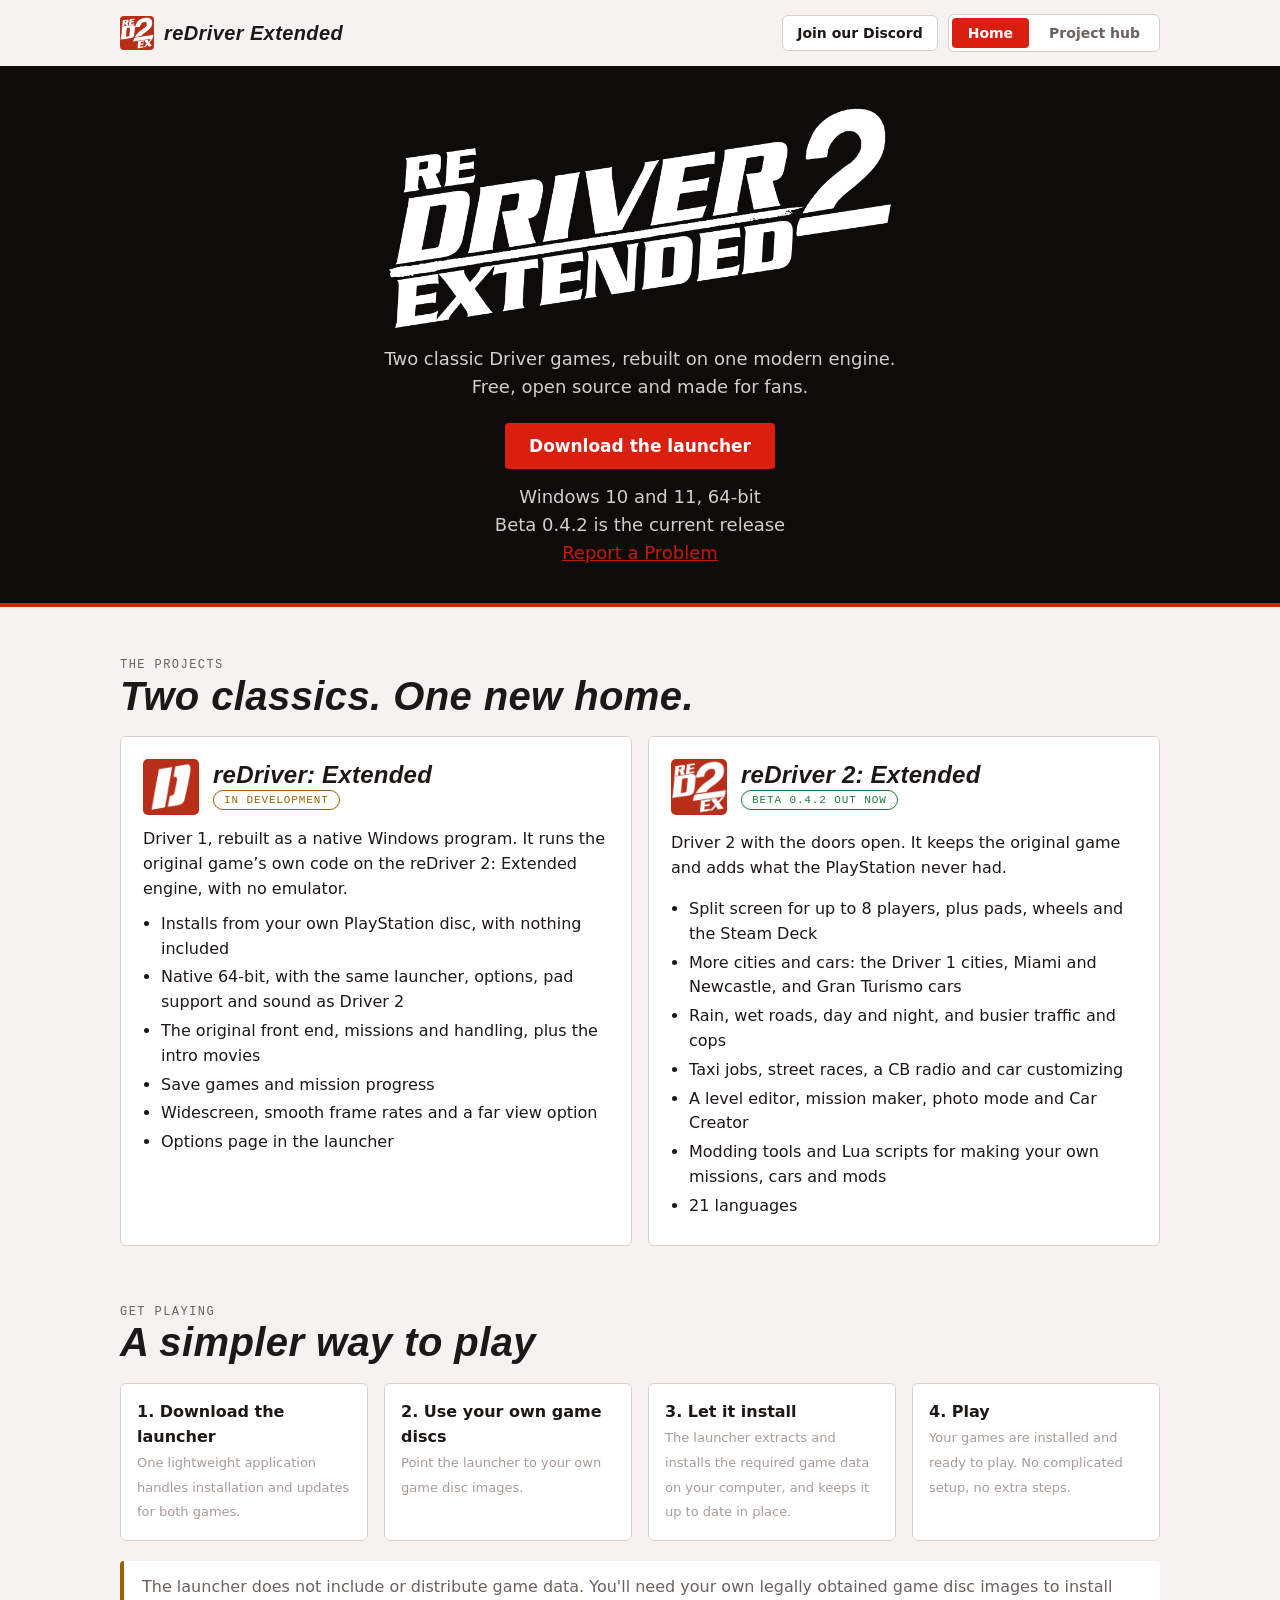
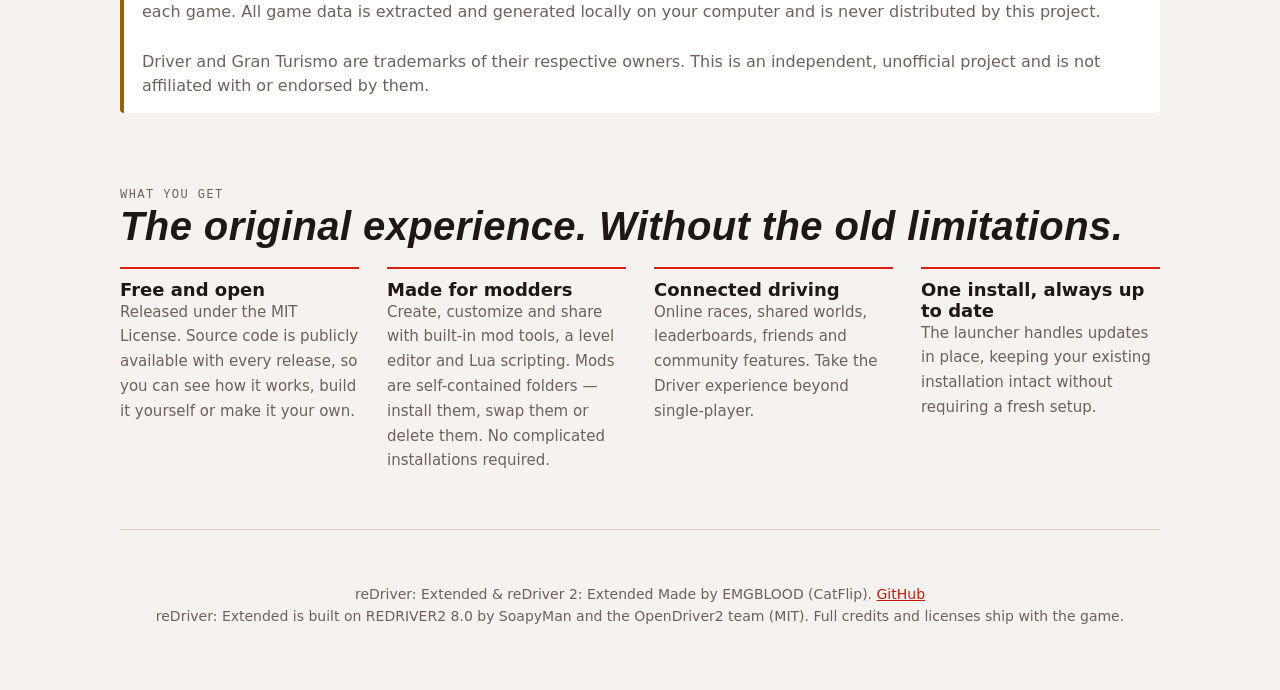
<file: index.html>
<!DOCTYPE html>
<html lang="">
<head>
<meta charset="UTF-8">
<meta name="viewport" content="width=device-width, initial-scale=1.0">
<meta name="generator" content="Silex v3.7.0">
<link rel="stylesheet" href="css/index-local.css" />

<link rel="icon" href="favicon.ico" sizes="any"><link rel="icon" type="image/png" href="favicon.png"><link rel="apple-touch-icon" href="apple-touch-icon.png">
<title>reDriver Extended</title>


</head>
<body id="i3j2"><div class="wrap"><div class="top"><div class="brand"><img alt="" src="[data-uri]"/>reDriver Extended</div><div class="topr"><span aria-disabled="true" class="disc">Join our Discord</span><div class="navlinks"><a href="./index.html" class="on">Home</a><a href="./project-hub.html">Project hub</a></div></div></div></div><section id="ii67f" class="hero"><div class="wrap"><div><img alt="reDriver 2 Extended" id="i7675" src="[data-uri]" class="mark"/><p>Two classic Driver games, rebuilt on one modern engine. Free, open source and made for fans.</p><div class="cta"><a href="https://github.com/EMGBLOOD/red2ex/releases/latest" class="btn">Download the launcher</a></div><p id="ifixt" class="small">Windows 10 and 11, 64-bit<br/>Beta 0.4.2 is the current release<br/><a href="https://github.com/EMGBLOOD/red2ex/issues/new/choose" rel="noopener" target="_blank">Report a Problem</a></p></div></div></section><div class="wrap"><section id="games" class="sec"><span class="lab">The projects</span><h2>Two classics. One new home.</h2><div class="games"><article id="iomwp" class="game"><header><img alt="" src="[data-uri]"/><div><h3>reDriver: Extended</h3><span class="pill dev">In development</span></div></header>Driver 1, rebuilt as a native Windows program. It runs the original game’s own code on the reDriver 2: Extended engine, with no emulator.<ul dir="ltr"><li id="i0tpr">Installs from your own PlayStation disc, with nothing included</li><li>Native 64-bit, with the same launcher, options, pad support and sound as Driver 2</li><li>The original front end, missions and handling, plus the intro movies</li><li>Save games and mission progress</li><li>Widescreen, smooth frame rates and a far view option</li><li>Options page in the launcher</li></ul></article><article class="game"><header><img alt="" src="[data-uri]"/><div><h3>reDriver 2: Extended</h3><span class="pill live">Beta 0.4.2 out now</span></div></header><p>Driver 2 with the doors open. It keeps the original game and adds what the PlayStation never had.</p><ul><li>Split screen for up to 8 players, plus pads, wheels and the Steam Deck</li><li>More cities and cars: the Driver 1 cities, Miami and Newcastle, and Gran Turismo cars</li><li>Rain, wet roads, day and night, and busier traffic and cops</li><li>Taxi jobs, street races, a CB radio and car customizing</li><li>A level editor, mission maker, photo mode and Car Creator</li><li>Modding tools and Lua scripts for making your own missions, cars and mods</li><li>21 languages</li></ul></article></div></section><section class="sec"><span class="lab">Get playing</span><h2><strong>A simpler way to play</strong></h2><div class="steps"><div><b>1. Download the launcher</b><br/><span class="small">One lightweight application handles installation and updates for both games.</span></div><div><b>2. Use your own game discs</b><br/><span class="small">Point the launcher to your own game disc images.</span></div><div><b>3. Let it install</b><br/><span class="small">The launcher extracts and installs the required game data on your computer, and keeps it up to date in place.</span></div><div><b>4. Play</b><br/><span class="small">Your games are installed and ready to play. No complicated setup, no extra steps.</span></div></div><p class="note">The launcher does not include or distribute game data. You'll need your own legally obtained game disc images to install each game. All game data is extracted and generated locally on your computer and is never distributed by this project.<br/><br/>Driver and Gran Turismo are trademarks of their respective owners. This is an independent, unofficial project and is not affiliated with or endorsed by them.</p></section><section class="sec"><span class="lab">What you get</span><h2><strong>The original experience. Without the old limitations.</strong></h2><div class="feat"><div><b>Free and open</b><span>Released under the MIT License. Source code is publicly available with every release, so you can see how it works, build it yourself or make it your own.</span></div><div><b>Made for modders</b><span>Create, customize and share with built-in mod tools, a level editor and Lua scripting. Mods are self-contained folders — install them, swap them or delete them. No complicated installations required.</span></div><div><b>Connected driving</b><span>Online races, shared worlds, leaderboards, friends and community features. Take the Driver experience beyond single-player.</span></div><div><b>One install, always up to date</b><span>The launcher handles updates in place, keeping your existing installation intact without requiring a fresh setup.</span></div></div></section><footer><p>reDriver: Extended &amp; reDriver 2: Extended Made by EMGBLOOD (CatFlip). <a href="https://github.com/EMGBLOOD/red2ex">GitHub</a><br/>reDriver: Extended is built on REDRIVER2 8.0 by SoapyMan and the OpenDriver2 team (MIT). Full credits and licenses ship with the game.</p></footer></div></body>
</html>
</file>
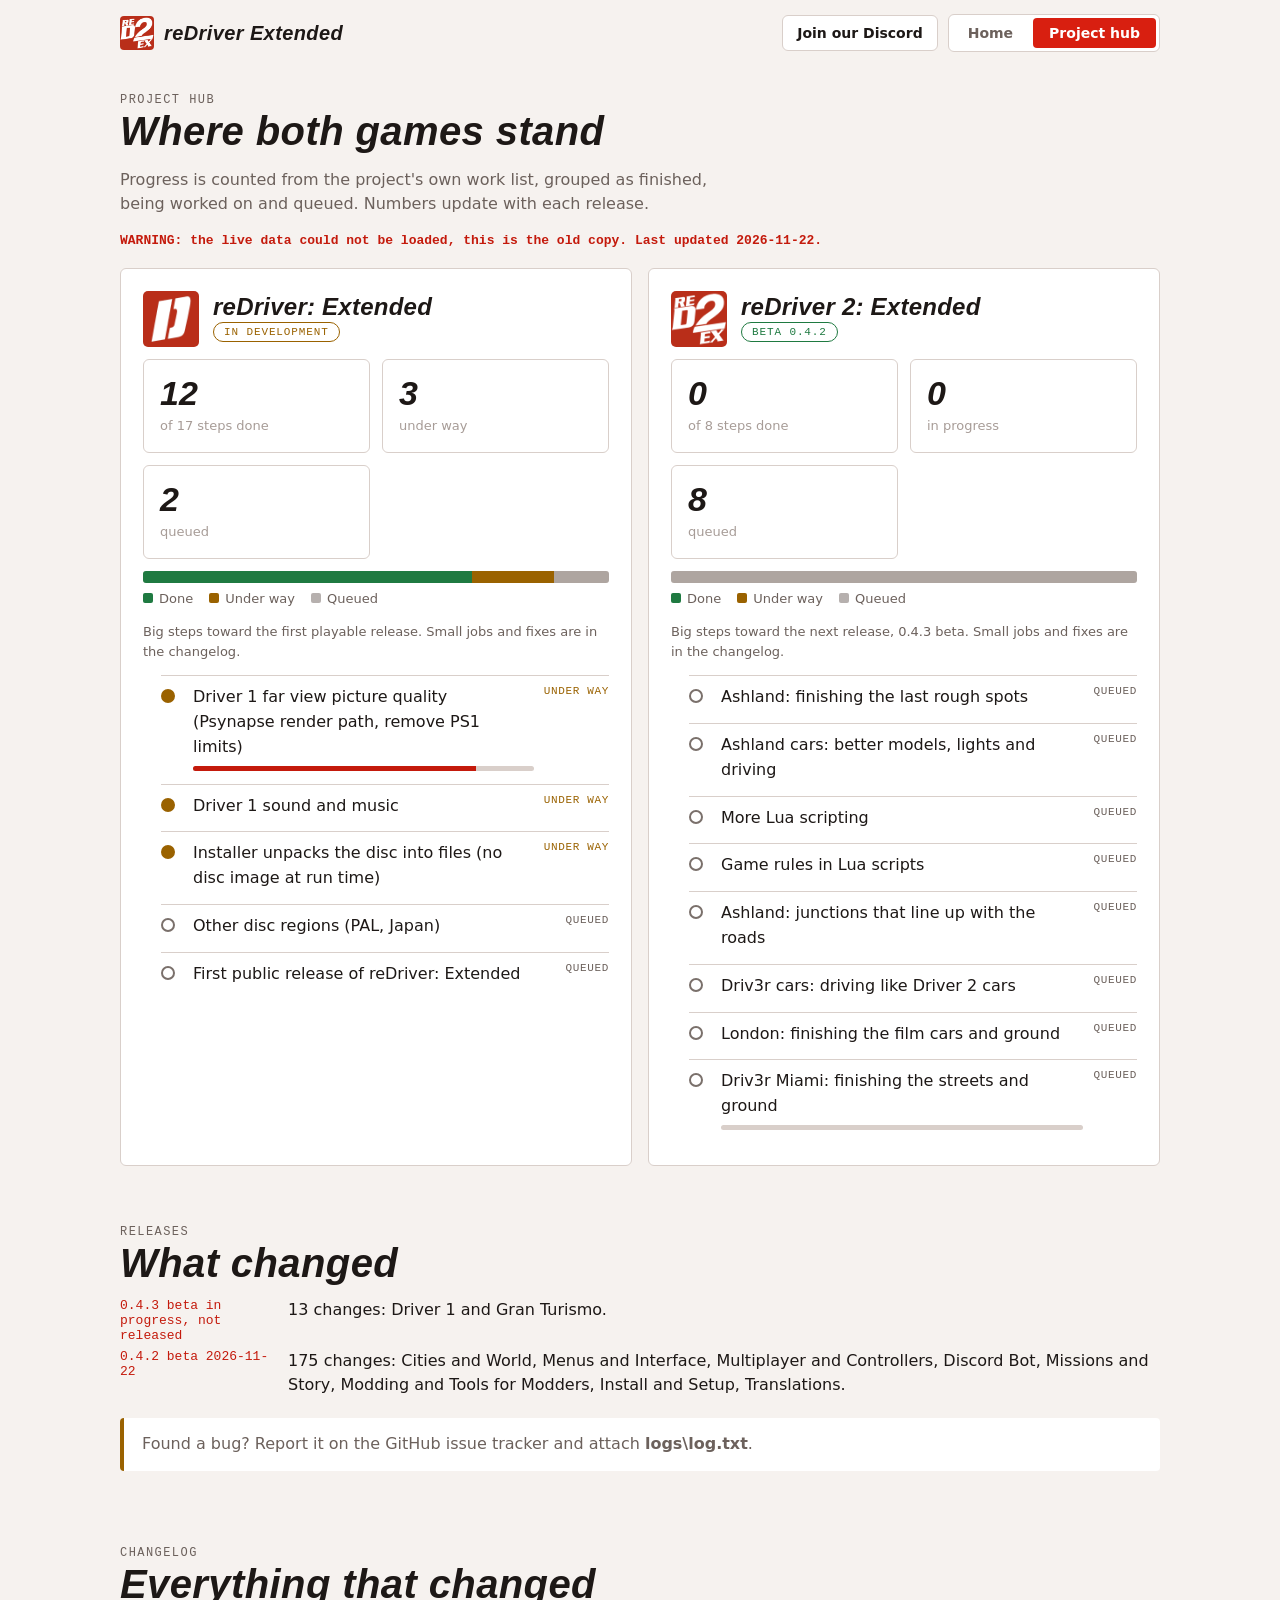
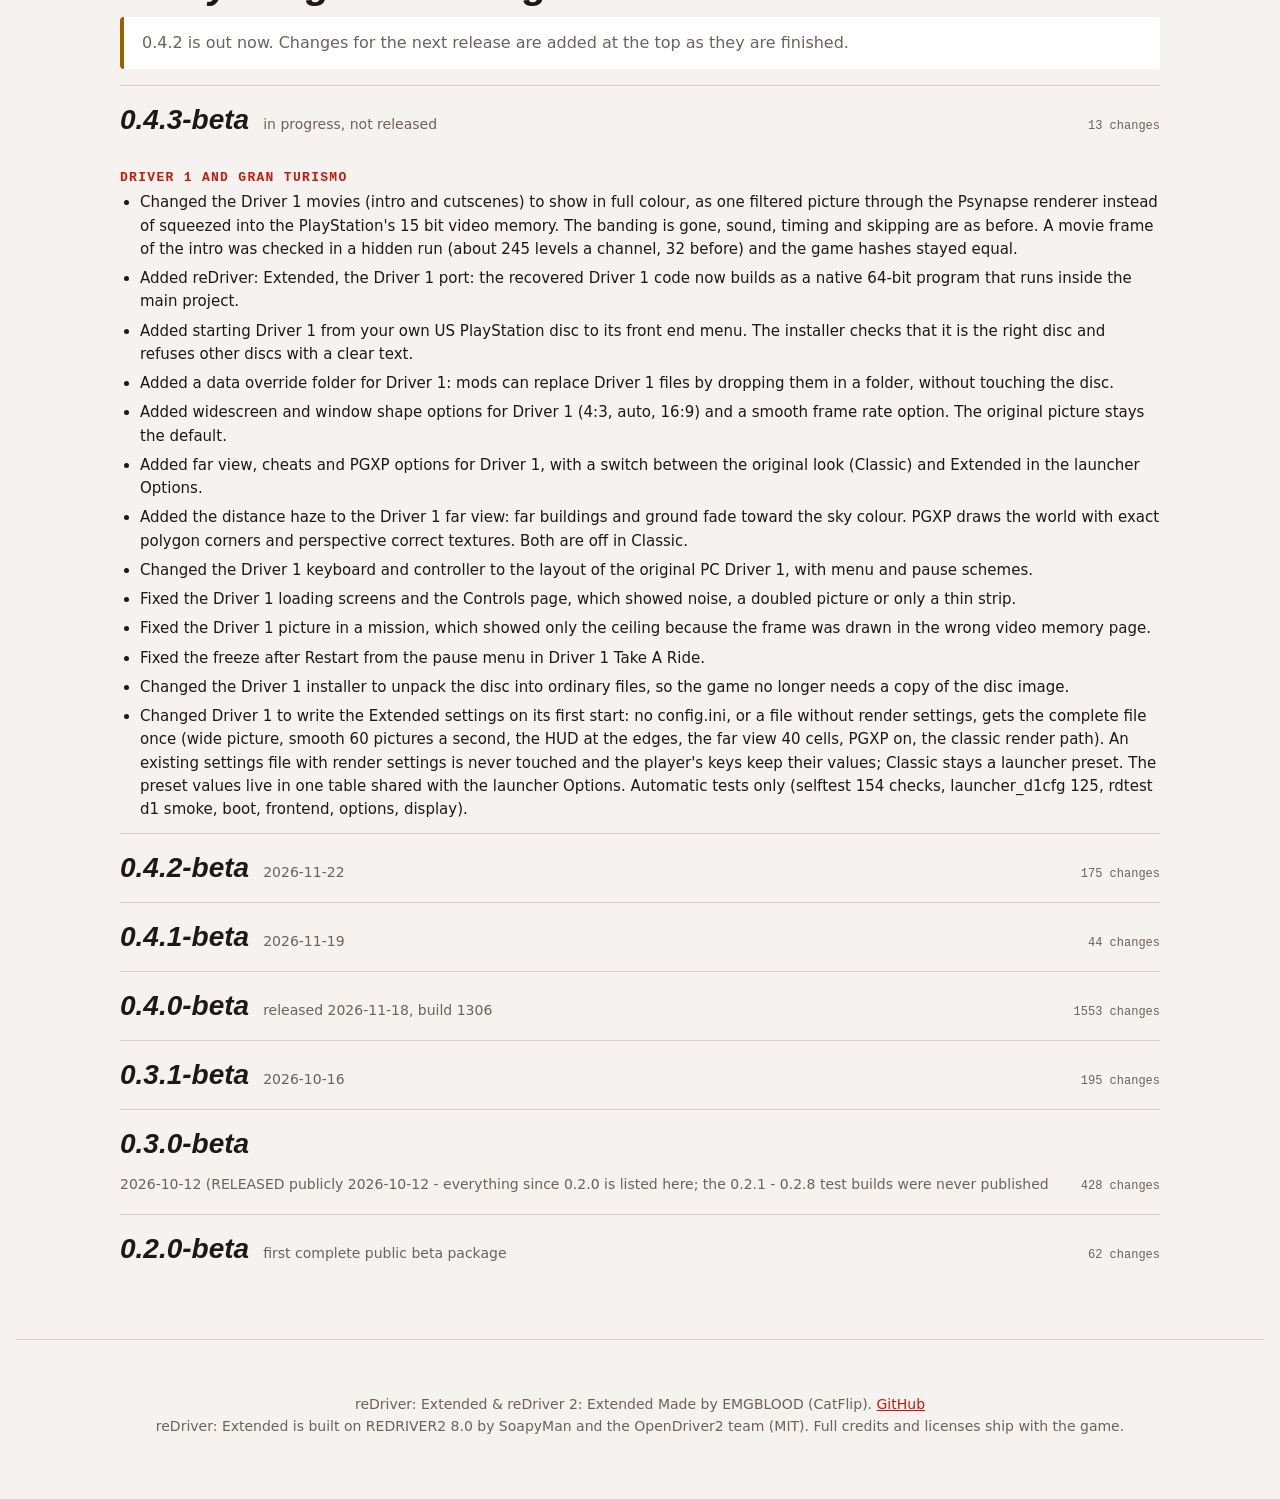
<file: project-hub.html>
<!DOCTYPE html>
<html lang="">
<head>
<meta charset="UTF-8">
<meta name="viewport" content="width=device-width, initial-scale=1.0">
<meta name="generator" content="Silex v3.7.0">
<link rel="stylesheet" href="css/project-hub-local.css" />

<script>(function(){var s=document.createElement('script');s.src='./hub-live.js?'+Date.now();document.head.appendChild(s);})();</script><link rel="icon" href="favicon.ico" sizes="any"><link rel="icon" type="image/png" href="favicon.png"><link rel="apple-touch-icon" href="apple-touch-icon.png">
<title>reDriver Extended</title>


</head>
<body id="is2jq81"><div class="wrap"><div class="top"><div class="brand"><img alt="" src="[data-uri]"/>reDriver Extended</div><div class="topr"><span aria-disabled="true" class="disc">Join our Discord</span><div class="navlinks"><a href="./index.html">Home</a><a href="./project-hub.html" class="on">Project hub</a></div></div></div></div><div class="wrap"><section id="i6zbjdm" class="sec"><span class="lab">Project hub</span><h2>Where both games stand</h2><p id="itfwfe5">Progress is counted from the project's own work list, grouped as finished, being worked on and queued. Numbers update with each release.</p><div class="hubgames"><article data-game="d1" class="game"><header><img alt="" src="[data-uri]"/><div><h3>reDriver: Extended</h3><span class="pill dev">In development</span></div></header><div id="isvu7a6" class="stat"><div><b>8</b><span class="small">of 21 steps done</span></div><div><b>1</b><span class="small">under way</span></div><div><b>12</b><span class="small">queued</span></div></div><div aria-label="8 of 21 steps done, 1 under way, 12 queued" role="img" class="bar"><i id="iouyrk3" class="b-ok"></i><i id="ihfde2g" class="b-act"></i><i id="izu0com" class="b-next"></i></div><div class="leg"><span><i class="b-ok"></i>Done</span><span><i class="b-act"></i>Under way</span><span><i class="b-next"></i>Queued</span></div><p id="ineggz1" class="small">Big steps toward the first playable release. Small jobs and fixes are in the changelog.</p><ul class="ms"><li class="s-ok"><span class="dot"></span><div>Driver 1 recovered code imported and built as 64-bit<small>The recovered Driver 1 code now builds as a native 64-bit program, reDriver_extended, inside the main project.</small></div><span class="tag">Done</span></li><li class="s-ok"><span class="dot"></span><div>Driver 1 boots from the US disc to the front end<small>Driver 1 starts from your own US PlayStation disc and reaches its front end menu.</small></div><span class="tag">Done</span></li><li class="s-ok"><span class="dot"></span><div>Driver 1 intro and story movies play<small>The Driver 1 intro and story movies play, with sound.</small></div><span class="tag">Done</span></li><li class="s-ok"><span class="dot"></span><div>Driver 1 data override folder for mods<small>Mods can replace Driver 1 files by dropping them in a folder, without touching the disc.</small></div><span class="tag">Done</span></li><li class="s-ok"><span class="dot"></span><div>Widescreen aspect and display options<small>Widescreen and window shape options exist for Driver 1; smooth frame rates are built but not tried yet.</small></div><span class="tag">Done</span></li><li class="s-ok"><span class="dot"></span><div>Far view, cheats and PGXP options<small>Driver 1 gets a far view option, cheats and a switch between vanilla and Extended behaviour.</small></div><span class="tag">Done</span></li><li class="s-ok"><span class="dot"></span><div>Driver 1 Restart from the pause menu works<small>Fix the restart of a Driver 1 Take A Ride game from the pause menu.</small></div><span class="tag">Done</span></li><li class="s-ok"><span class="dot"></span><div>Driver 1 test host keeps its own saves<small>The Driver 1 test host no longer touches the player's saves; it uses its own scratch save folder.</small></div><span class="tag">Done</span></li><li class="s-act"><span class="dot"></span><div>Driver 1 front end pages on screen</div><span class="tag">Under way</span></li><li><span class="dot"></span><div>Installer builds the Driver 1 disc data<small>The installer prepares the Driver 1 disc for the game and checks it is the right US disc.</small></div><span class="tag">Queued</span></li><li><span class="dot"></span><div>Driver 1 saving and loading<small>Driver 1 saves and loads through a virtual memory card in your game folder.</small></div><span class="tag">Queued</span></li><li><span class="dot"></span><div>Driver 1 sound and music<small>Driver 1 sound effects, music and movie sound play through the Extended sound engine.</small></div><span class="tag">Queued</span></li><li><span class="dot"></span><div>Driver 1 mission coverage ladder<small>A test that walks every Driver 1 mission shows which ones start and finish.</small></div><span class="tag">Queued</span></li><li><span class="dot"></span><div>Launcher page and options for reDriver: Extended<small>The launcher gets a Driver 1 page with its own options.</small></div><span class="tag">Queued</span></li><li><span class="dot"></span><div>Driver 1 far view picture quality<small>The far view of reDriver: Extended should look as clean as Driver 2: sharper distant building textures, no PlayStation limits, using the Psynapse render path. 4 of 12 stages done so far, movies already in full colour.</small></div><span class="tag">Queued</span></li><li><span class="dot"></span><div>Driver 1 first mission playable<small>Starting a Driver 1 mission and driving the car is the next big milestone.</small></div><span class="tag">Queued</span></li><li><span class="dot"></span><div>Installer unpacks the disc into files (no disc image at run time)<small>The installer unpacks your disc into ordinary files, so the game no longer needs a copy of the disc image.</small></div><span class="tag">Queued</span></li><li><span class="dot"></span><div>Driver 1 audit fixes, wave 1<small>Fixes from the Driver 1 code audit: buffer overflows, debug switches in the shipped program, size caps.</small></div><span class="tag">Queued</span></li><li><span class="dot"></span><div>Other disc regions (PAL, Japan)<small>US first; other regions follow later.</small></div><span class="tag">Queued</span></li><li><span class="dot"></span><div>First public release of reDriver: Extended<small>The first public build of reDriver: Extended once the first missions are playable.</small></div><span class="tag">Queued</span></li></ul></article><article data-game="d2" class="game"><header><img alt="" src="[data-uri]"/><div><h3>reDriver 2: Extended</h3><span class="pill live">Beta 0.4.2</span></div></header><div id="iwfb1gi" class="stat"><div><b>1074</b><span class="small">finished</span></div><div><b>21</b><span class="small">in progress</span></div><div><b>12</b><span class="small">queued</span></div></div><div aria-label="1074 finished, 21 in progress, 12 queued" role="img" class="bar"><i id="ij97mb7" class="b-ok"></i><i id="it5k0rq" class="b-act"></i><i id="itu6sgp" class="b-next"></i></div><div class="leg"><span><i class="b-ok"></i>Done</span><span><i class="b-act"></i>Under way</span><span><i class="b-next"></i>Queued</span></div><p id="iq4i164" class="small">Big steps toward the next release, 0.4.3 beta. Small jobs and fixes are in the changelog.</p><ul class="ms"><li class="s-ok"><span class="dot"></span><div>64-bit game and in-place updates<small>Beta 0.4.1, 19 Nov</small></div><span class="tag">Done</span></li><li class="s-act"><span class="dot"></span><div>Beta 0.5.0<small>Grass and reflection quality, rebuilt Driver 1 city data</small></div><span class="tag">Under way</span></li><li class="s-act"><span class="dot"></span><div>Ashland and the new cities<small>Traffic, streaming and pop-in fixes</small></div><span class="tag">Under way</span></li><li class="s-act"><span class="dot"></span><div>Studio, the mod app<small>Mod list, editors and checks in one window</small></div><span class="tag">Under way</span></li><li class="s-act"><span class="dot"></span><div>Online multiplayer<small>Rooms, game modes and community servers</small></div><span class="tag">Under way</span></li><li><span class="dot"></span><div>Full code audit<small>Cleanup with no change to how it drives</small></div><span class="tag">Planned</span></li></ul></article></div></section><section class="sec"><span class="lab">Releases</span><h2>What changed</h2><dl class="rel"><dt>0.4.1 beta<br/>19 Nov 2026</dt><dd>64-bit by default, in-place updates, per-player input delay for online, Steam Deck pad rules, collision overlay, car texture fix, Mod Tools and Studio updates.</dd><dt>0.5.0 beta<br/>in progress</dt><dd>Grass Quality and Reflection Quality options (a few percent faster by default), High and Max presets set both to High, Driver 1 city data rebuilt on update.</dd></dl><p class="note">Found a bug? Report it on the GitHub issue tracker and attach <b>logs\log.txt</b>.</p></section><section id="ispghi7" class="sec"><span class="lab">Changelog</span><h2>Everything that changed</h2><p id="iu3qxpp" class="note">0.4.2 is out now. Changes for the next release are added at the top as they are finished.</p><div id="hub-changelog"><p class="small">Loading the changelog...</p></div></section></div><footer><p>reDriver: Extended &amp; reDriver 2: Extended Made by EMGBLOOD (CatFlip). <a href="https://github.com/EMGBLOOD/red2ex">GitHub</a><br/>reDriver: Extended is built on REDRIVER2 8.0 by SoapyMan and the OpenDriver2 team (MIT). Full credits and licenses ship with the game.</p></footer></body>
</html>
</file>
<file: css/index-local.css>
* { box-sizing: border-box; } body {margin: 0;}:root{box-sizing:border-box;color-scheme:light;padding-bottom:env(safe-area-inset-bottom,0px);padding-top:env(safe-area-inset-top,0px);}html{scroll-padding-top:env(safe-area-inset-top,0px);}body{background:#fff;color:#000;font:14px -apple-system,BlinkMacSystemFont,sans-serif;margin:0;padding:0;}img{max-width:100%;}[hidden]:not([hidden=until-found i]){display:none !important;}:root{--bg:#141211;--body:'Barlow',system-ui,sans-serif;--dim:#a79c97;--fg:#f1ece9;--head:'Barlow Condensed','Arial Narrow',Impact,sans-serif;--hero:#0e0c0b;--hero-fg:#f1ece9;--line:#3a3331;--mono:'JetBrains Mono',Consolas,monospace;--next:#8b817d;--ok:#6fcf8e;--on-red:#fff;--panel:#1d1a19;--panel2:#262221;--red:#ff2a1a;--red-ink:#ff5a4a;--warn:#f0b24b;color-scheme:dark;}:root[data-theme="light"]{--bg:#f6f2ef;--dim:#6c615c;--fg:#1d1816;--line:#d9cfca;--next:#7a706b;--ok:#1f7a41;--panel:#fff;--panel2:#efe8e4;--red:#d81f10;--red-ink:#c41a0c;--warn:#9a6200;color-scheme:light;}*{box-sizing:border-box;}body{background:var(--bg);color:var(--fg);font:16px/1.55 var(--body);padding-block:0;padding-left:max(16px,env(safe-area-inset-left,0px));padding-right:max(16px,env(safe-area-inset-right,0px));}.wrap{margin:0 auto;max-width:1040px;}a{color:var(--red-ink);}h1, h2, h3{font-family:var(--head);font-style:italic;font-weight:800;letter-spacing:.01em;line-height:1.02;margin:0;text-wrap:balance;}h2{font-size:clamp(28px,5vw,40px);}h3{font-size:24px;font-weight:700;}.lab{color:var(--dim);font:500 12px var(--mono);letter-spacing:.12em;text-transform:uppercase;}.top{align-items:center;display:flex;flex-wrap:wrap;gap:12px;justify-content:space-between;padding-block:14px;}.brand{align-items:center;display:flex;font:italic 800 20px var(--head);gap:10px;letter-spacing:.02em;}.brand img{border-radius:4px;height:34px;width:34px;}.topr{align-items:center;display:flex;flex-wrap:wrap;gap:10px;}.disc{background:var(--panel);border:1px solid var(--line);border-radius:6px;color:var(--fg);font:600 14px var(--body);padding:9px 14px;text-decoration:none;}.disc:hover{border-color:var(--red);}.tabs button{background:none;border:0;border-radius:4px;color:var(--dim);cursor:pointer;font:600 14px var(--body);padding:7px 16px;}.tabs button[aria-selected="true"]{background:var(--red);color:var(--on-red);}button:focus-visible, a:focus-visible{outline:2px solid var(--red-ink);outline-offset:2px;}.hero{background:var(--hero);border-bottom:4px solid var(--red);color:var(--hero-fg);margin-inline:calc(-1*max(16px,env(safe-area-inset-left,0px)));padding:40px max(16px,env(safe-area-inset-left,0px)) 36px;}.hero .wrap{align-items:center;display:grid;gap:32px;grid-template-columns:1.1fr 1fr;}.hero img.mark{display:block;max-width:520px;width:100%;}.hero p{color:#d6cdc9;font-size:18px;margin:14px 0 0;max-width:46ch;}.cta{align-items:center;display:flex;flex-wrap:wrap;gap:12px;margin-top:22px;}.btn{background:var(--red);border-radius:4px;color:var(--on-red);display:inline-block;font:700 17px var(--body);padding:13px 24px;text-decoration:none;}.btn.alt{background:none;border:1px solid #6b605c;color:var(--hero-fg);}.small{color:#a79c97;font-size:13px;}.sec{padding-block:44px 8px;}.games{display:grid;gap:16px;grid-template-columns:1fr 1fr;margin-top:20px;}.game{background:var(--panel);border:1px solid var(--line);border-radius:6px;min-width:0;padding:22px;}.game header{align-items:center;display:flex;gap:14px;margin-bottom:12px;}.game header img{border-radius:5px;height:56px;width:56px;}.game ul{color:var(--fg);margin:10px 0 0;padding-left:18px;}.game li{margin:4px 0;}.pill{border:1px solid var(--line);border-radius:99px;color:var(--dim);display:inline-block;font:500 11px var(--mono);letter-spacing:.08em;padding:3px 10px;text-transform:uppercase;vertical-align:middle;}.pill.live{border-color:var(--ok);color:var(--ok);}.pill.dev{border-color:var(--warn);color:var(--warn);}.feat{display:grid;gap:12px 28px;grid-template-columns:repeat(auto-fit,minmax(230px,1fr));margin-top:20px;}.feat div{border-top:2px solid var(--red);padding-top:10px;}.feat b{display:block;font:700 18px var(--body);}.feat span{color:var(--dim);font-size:15px;}.steps{display:grid;gap:16px;grid-template-columns:repeat(4,1fr);margin-top:20px;}.steps div{background:var(--panel);border:1px solid var(--line);border-radius:6px;padding:16px;}.note{background:var(--panel);border-left:4px solid var(--warn);border-radius:4px;color:var(--dim);margin-top:20px;padding:14px 18px;}footer{border-top:1px solid var(--line);color:var(--dim);font-size:14px;margin-top:48px;padding-block:40px 48px;text-align:center;}.stat div{background:var(--panel);border:1px solid var(--line);border-radius:6px;padding:14px 16px;}.stat b{display:block;font:800 34px var(--head);font-style:italic;font-variant-numeric:tabular-nums;}.bar i{display:block;height:100%;}.leg i{border-radius:2px;display:inline-block;height:10px;margin-right:6px;width:10px;}.ms li{align-items:start;border-top:1px solid var(--line);display:grid;gap:10px;grid-template-columns:22px 1fr auto;padding:9px 0;}.s-ok .dot{background:var(--ok);border-color:var(--ok);}.s-act .dot{background:var(--warn);border-color:var(--warn);}.ms small{color:var(--dim);display:block;}.s-ok .tag{color:var(--ok);}.s-act .tag{color:var(--warn);}.rel dt{color:var(--red-ink);font:500 13px var(--mono);}.rel dd{margin:0;}.cl summary{align-items:baseline;cursor:pointer;display:flex;flex-wrap:wrap;gap:14px;list-style:none;padding:12px 0;}.cl summary::-webkit-details-marker{display:none;}.cll li{color:var(--fg);font-size:15px;margin:6px 0;overflow-wrap:anywhere;}[hidden]{display:none !important;}.edbar button{background:var(--panel);border:1px solid var(--line);border-radius:6px;color:var(--fg);cursor:pointer;font:600 14px var(--body);padding:8px 16px;}.edbar button.go{background:var(--red);border-color:var(--red);color:var(--on-red);}.edbar button[disabled]{cursor:default;opacity:.5;}.edbar .msg{color:var(--dim);flex:1;min-width:140px;}body.editing #v-site, body.editing #v-hub{outline:1px dashed var(--red-ink);outline-offset:6px;}body.editing [contenteditable]:focus{outline:2px solid var(--red-ink);outline-offset:2px;}body.editing{padding-bottom:70px;}.hero .wrap{display:block;text-align:center;}.hero img.mark{margin:0 auto;}.hero p{margin-left:auto;margin-right:auto;}.hero .cta{justify-content:center;}.navlinks{background:var(--panel);border:1px solid var(--line);border-radius:6px;display:flex;gap:4px;padding:3px;}.navlinks a{border-radius:4px;color:var(--dim);font:600 14px var(--body);padding:7px 16px;text-decoration:none;}.navlinks a.on{background:var(--red);color:var(--on-red);}@media (prefers-color-scheme:light){:root:not([data-theme="dark"]){--bg:#f6f2ef;--dim:#6c615c;--fg:#1d1816;--line:#d9cfca;--next:#7a706b;--ok:#1f7a41;--panel:#fff;--panel2:#efe8e4;--red:#d81f10;--red-ink:#c41a0c;--warn:#9a6200;color-scheme:light;}}@media (max-width:900px){.steps{grid-template-columns:repeat(2,1fr);}}@media (max-width:760px){.games{grid-template-columns:1fr;}.hubgames, .hero .wrap{grid-template-columns:1fr;}.rel dd{margin-bottom:8px;}}@media (max-width:520px){.steps{grid-template-columns:1fr;}}
</file>
<file: css/project-hub-local.css>
* { box-sizing: border-box; } body {margin: 0;}:root{box-sizing:border-box;color-scheme:light;padding-bottom:env(safe-area-inset-bottom,0px);padding-top:env(safe-area-inset-top,0px);}html{scroll-padding-top:env(safe-area-inset-top,0px);}body{background:#fff;color:#000;font:14px -apple-system,BlinkMacSystemFont,sans-serif;margin:0;padding:0;}img{max-width:100%;}[hidden]:not([hidden=until-found i]){display:none !important;}:root{--bg:#141211;--body:'Barlow',system-ui,sans-serif;--dim:#a79c97;--fg:#f1ece9;--head:'Barlow Condensed','Arial Narrow',Impact,sans-serif;--hero:#0e0c0b;--hero-fg:#f1ece9;--line:#3a3331;--mono:'JetBrains Mono',Consolas,monospace;--next:#8b817d;--ok:#6fcf8e;--on-red:#fff;--panel:#1d1a19;--panel2:#262221;--red:#ff2a1a;--red-ink:#ff5a4a;--warn:#f0b24b;color-scheme:dark;}:root[data-theme="light"]{--bg:#f6f2ef;--dim:#6c615c;--fg:#1d1816;--line:#d9cfca;--next:#7a706b;--ok:#1f7a41;--panel:#fff;--panel2:#efe8e4;--red:#d81f10;--red-ink:#c41a0c;--warn:#9a6200;color-scheme:light;}*{box-sizing:border-box;}body{background:var(--bg);color:var(--fg);font:16px/1.55 var(--body);padding-block:0;padding-left:max(16px,env(safe-area-inset-left,0px));padding-right:max(16px,env(safe-area-inset-right,0px));}.wrap{margin:0 auto;max-width:1040px;}a{color:var(--red-ink);}h1, h2, h3{font-family:var(--head);font-style:italic;font-weight:800;letter-spacing:.01em;line-height:1.02;margin:0;text-wrap:balance;}h2{font-size:clamp(28px,5vw,40px);}h3{font-size:24px;font-weight:700;}.lab{color:var(--dim);font:500 12px var(--mono);letter-spacing:.12em;text-transform:uppercase;}.top{align-items:center;display:flex;flex-wrap:wrap;gap:12px;justify-content:space-between;padding-block:14px;}.brand{align-items:center;display:flex;font:italic 800 20px var(--head);gap:10px;letter-spacing:.02em;}.brand img{border-radius:4px;height:34px;width:34px;}.topr{align-items:center;display:flex;flex-wrap:wrap;gap:10px;}.disc{background:var(--panel);border:1px solid var(--line);border-radius:6px;color:var(--fg);font:600 14px var(--body);padding:9px 14px;text-decoration:none;}.disc:hover{border-color:var(--red);}.tabs button{background:none;border:0;border-radius:4px;color:var(--dim);cursor:pointer;font:600 14px var(--body);padding:7px 16px;}.tabs button[aria-selected="true"]{background:var(--red);color:var(--on-red);}button:focus-visible, a:focus-visible{outline:2px solid var(--red-ink);outline-offset:2px;}.hero .wrap{align-items:center;display:grid;gap:32px;grid-template-columns:1.1fr 1fr;}.hero img.mark{display:block;max-width:520px;width:100%;}.hero p{color:#d6cdc9;font-size:18px;margin:14px 0 0;max-width:46ch;}.small{color:#a79c97;font-size:13px;}.sec{padding-block:44px 8px;}.game{background:var(--panel);border:1px solid var(--line);border-radius:6px;min-width:0;padding:22px;}.game header{align-items:center;display:flex;gap:14px;margin-bottom:12px;}.game header img{border-radius:5px;height:56px;width:56px;}.game ul{color:var(--fg);margin:10px 0 0;padding-left:18px;}.game li{margin:4px 0;}.pill{border:1px solid var(--line);border-radius:99px;color:var(--dim);display:inline-block;font:500 11px var(--mono);letter-spacing:.08em;padding:3px 10px;text-transform:uppercase;vertical-align:middle;}.pill.live{border-color:var(--ok);color:var(--ok);}.pill.dev{border-color:var(--warn);color:var(--warn);}.feat div{border-top:2px solid var(--red);padding-top:10px;}.feat b{display:block;font:700 18px var(--body);}.feat span{color:var(--dim);font-size:15px;}.steps div{background:var(--panel);border:1px solid var(--line);border-radius:6px;padding:16px;}.note{background:var(--panel);border-left:4px solid var(--warn);border-radius:4px;color:var(--dim);margin-top:20px;padding:14px 18px;}footer{border-top:1px solid var(--line);color:var(--dim);font-size:14px;margin-top:48px;padding-block:40px 48px;text-align:center;}.stat{display:grid;gap:12px;grid-template-columns:repeat(auto-fit,minmax(150px,1fr));margin-top:18px;}.stat div{background:var(--panel);border:1px solid var(--line);border-radius:6px;padding:14px 16px;}.stat b{display:block;font:800 34px var(--head);font-style:italic;font-variant-numeric:tabular-nums;}.bar{background:var(--panel2);border-radius:3px;display:flex;height:12px;margin:12px 0 6px;overflow:hidden;}.bar i{display:block;height:100%;}.b-ok{background:var(--ok);}.b-act{background:var(--warn);}.b-next{background:var(--next);opacity:.55;}.leg{color:var(--dim);display:flex;flex-wrap:wrap;font-size:13px;gap:16px;}.leg i{border-radius:2px;display:inline-block;height:10px;margin-right:6px;width:10px;}.hubgames{display:grid;gap:16px;grid-template-columns:1fr 1fr;margin-top:20px;}.ms{list-style:none;margin:14px 0 0;padding:0;}.ms li{align-items:start;border-top:1px solid var(--line);display:grid;gap:10px;grid-template-columns:22px 1fr auto;padding:9px 0;}.dot{border:2px solid var(--next);border-radius:50%;height:14px;margin-top:4px;width:14px;}.s-ok .dot{background:var(--ok);border-color:var(--ok);}.s-act .dot{background:var(--warn);border-color:var(--warn);}.ms small{color:var(--dim);display:block;}.tag{color:var(--dim);font:500 11px var(--mono);letter-spacing:.06em;text-transform:uppercase;white-space:nowrap;}.s-ok .tag{color:var(--ok);}.s-act .tag{color:var(--warn);}.rel{display:grid;gap:6px 18px;grid-template-columns:150px 1fr;margin-top:14px;}.rel dt{color:var(--red-ink);font:500 13px var(--mono);}.rel dd{margin:0;}.cl summary{align-items:baseline;cursor:pointer;display:flex;flex-wrap:wrap;gap:14px;list-style:none;padding:12px 0;}.cl summary::-webkit-details-marker{display:none;}.cll li{color:var(--fg);font-size:15px;margin:6px 0;overflow-wrap:anywhere;}[hidden]{display:none !important;}.edbar button{background:var(--panel);border:1px solid var(--line);border-radius:6px;color:var(--fg);cursor:pointer;font:600 14px var(--body);padding:8px 16px;}.edbar button.go{background:var(--red);border-color:var(--red);color:var(--on-red);}.edbar button[disabled]{cursor:default;opacity:.5;}.edbar .msg{color:var(--dim);flex:1;min-width:140px;}body.editing #v-site, body.editing #v-hub{outline:1px dashed var(--red-ink);outline-offset:6px;}body.editing [contenteditable]:focus{outline:2px solid var(--red-ink);outline-offset:2px;}body.editing{padding-bottom:70px;}.hero .wrap{display:block;text-align:center;}.hero img.mark{margin:0 auto;}.hero p{margin-left:auto;margin-right:auto;}.hero .cta{justify-content:center;}.navlinks{background:var(--panel);border:1px solid var(--line);border-radius:6px;display:flex;gap:4px;padding:3px;}.navlinks a{border-radius:4px;color:var(--dim);font:600 14px var(--body);padding:7px 16px;text-decoration:none;}.navlinks a.on{background:var(--red);color:var(--on-red);}#itfwfe5{color:var(--dim);max-width:62ch;}#isvu7a6{margin-top:6px;}#iouyrk3{width:38.1%;}#ihfde2g{width:4.8%;}#izu0com{width:57.1%;}#ineggz1{color:var(--dim);}#iwfb1gi{margin-top:6px;}#ij97mb7{width:97%;}#it5k0rq{width:1.9%;}#itu6sgp{width:1.1%;}#iq4i164{color:var(--dim);}#i6zbjdm{padding-top:20px;}#ispghi7{padding-top:44px;}#iu3qxpp{margin-top:12px;}@media (prefers-color-scheme:light){:root:not([data-theme="dark"]){--bg:#f6f2ef;--dim:#6c615c;--fg:#1d1816;--line:#d9cfca;--next:#7a706b;--ok:#1f7a41;--panel:#fff;--panel2:#efe8e4;--red:#d81f10;--red-ink:#c41a0c;--warn:#9a6200;color-scheme:light;}}@media (max-width:760px){.hubgames, .hero .wrap{grid-template-columns:1fr;}.rel{grid-template-columns:1fr;}.rel dd{margin-bottom:8px;}}
</file>
